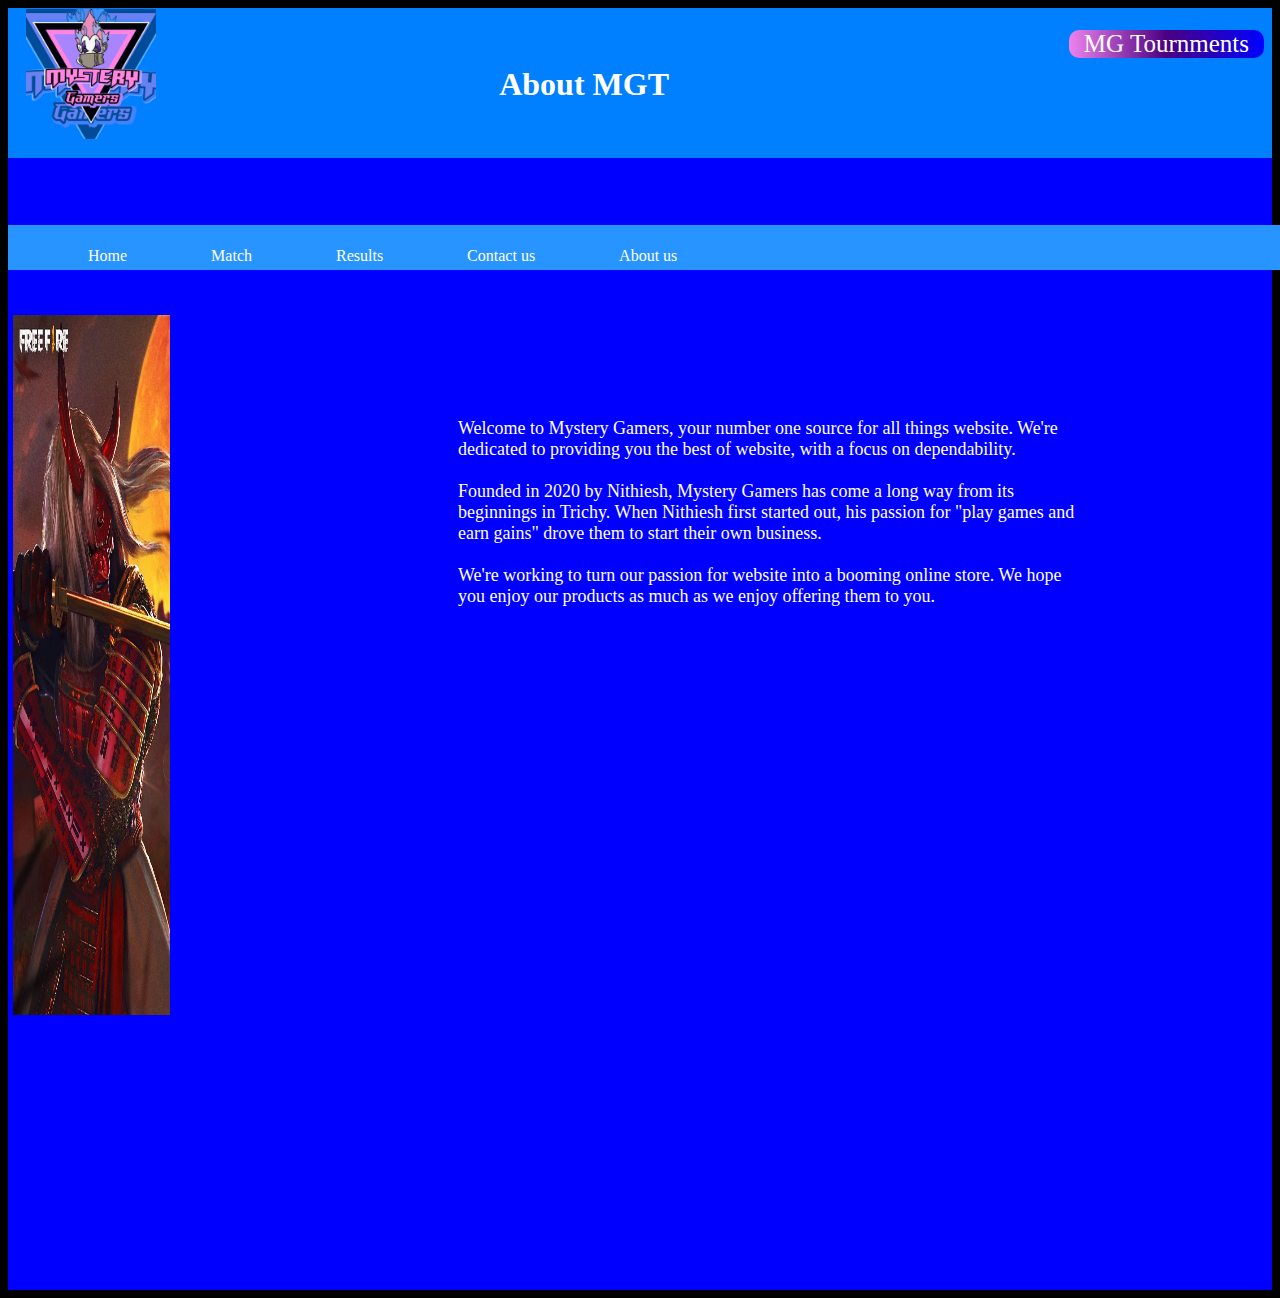
<file: about.html>
<html>
<head>
<title>About MG Tournments</title>
<link rel="icon" href="logo.png">
<link rel="stylesheet" href="styles/style8.css">
<link rel="stylesheet" href="styles/style3.css">
</head>
<body>

	<div id="header">
	
	
	<div id="logo"><img src="logo.png" height="130px" width="130px"></div>
	<div id="h2">MG Tournments</div>
		<div id="head"><h1>About MGT</h1></div>
		
	</div>

	<div id="nav">
	<ul id="navurl">
		<li><a href="index.html">Home   </a>  </li>
		<li><a href="match.html">Match      </a></li>
		<li><a href="result.html">Results     </a> </li>
		<li><a href="contact.html">Contact us   </a>   </li>
		<li><a href="about.html">About us  </a> </li>
		</ul>
	</div>

	
	<div id="content">
		<div id="img"><img src="images/12.jpg" width="30%"></div>
		<div id="cont"><p>Welcome to Mystery Gamers, your number one source for all things website. We're dedicated to providing you the best of website, with a focus on dependability.<br><br> Founded in 2020 by Nithiesh, Mystery Gamers has come a long way from its beginnings in Trichy. When Nithiesh first started out, his passion for  "play games and earn gains" drove them to start their own business.<br><br>
We're working to turn our passion for website into a booming online store. We hope you enjoy our products as much as we enjoy offering them to you.
		</p></div>
		<!--div id="img1"><img src="images/13.jpg" width="30%"></div-->


	
	</div>
	
</body>
</html>
</file>
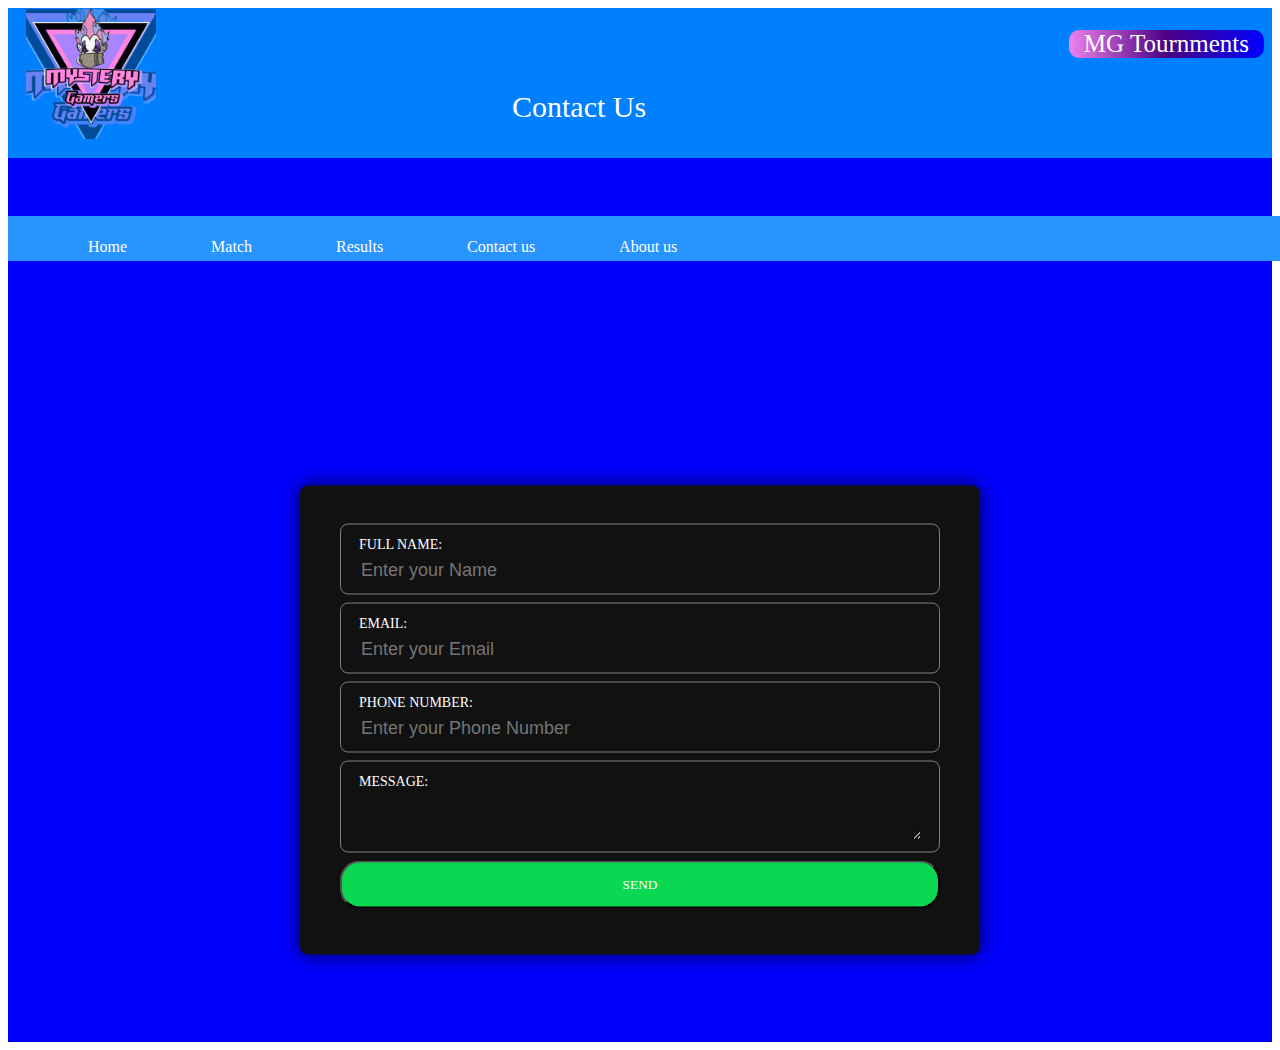
<file: contact.html>
<html>
<head>
<title>contact us</title>
<link rel="stylesheet" href="styles/style6.css">
<link rel="stylesheet" href="styles/style3.css">

</head>
<body>

<div id="header">
	
	
	<div id="logo"><img src="logo.png" height="130px" width="130px"></div>
	<div id="h2">MG Tournments</div>
	<div id="h3">Contact Us</div>
		
		
	</div>
	<div id="nav">
	<ul id="navurl">
		<li><a href="index.html">Home   </a>  </li>
		<li><a href="match.html">Match      </a></li>
		<li><a href="result.html">Results     </a> </li>
		<li><a href="contact.html">Contact us   </a>   </li>
		<li><a href="about.html">About us  </a> </li>
		</ul>
	</div>
	
	<div id="cont"><!--div id="img"><img src="images/40.jpg" height="600px" width="100%"></div-->
<div class="contact-form">
<form action="contact.php" method="post">

<div class="txtb">
<label>Full Name:</label>
<input type="text" name="" value="" placeholder="Enter your Name">
</div>

<div class="txtb">
<label>Email:</label>
<input type="text" name="" value="" placeholder="Enter your Email">
</div>

<div class="txtb">
<label>Phone number:</label>
<input type="text" name="" value="" placeholder="Enter your Phone Number">
</div>

<div class="txtb">
<label>Message:</label>
<textarea></textarea>
</div>
<button class="btn" name="btn-send">Send</button>
</div>
</div>
</body>
</html>
</file>
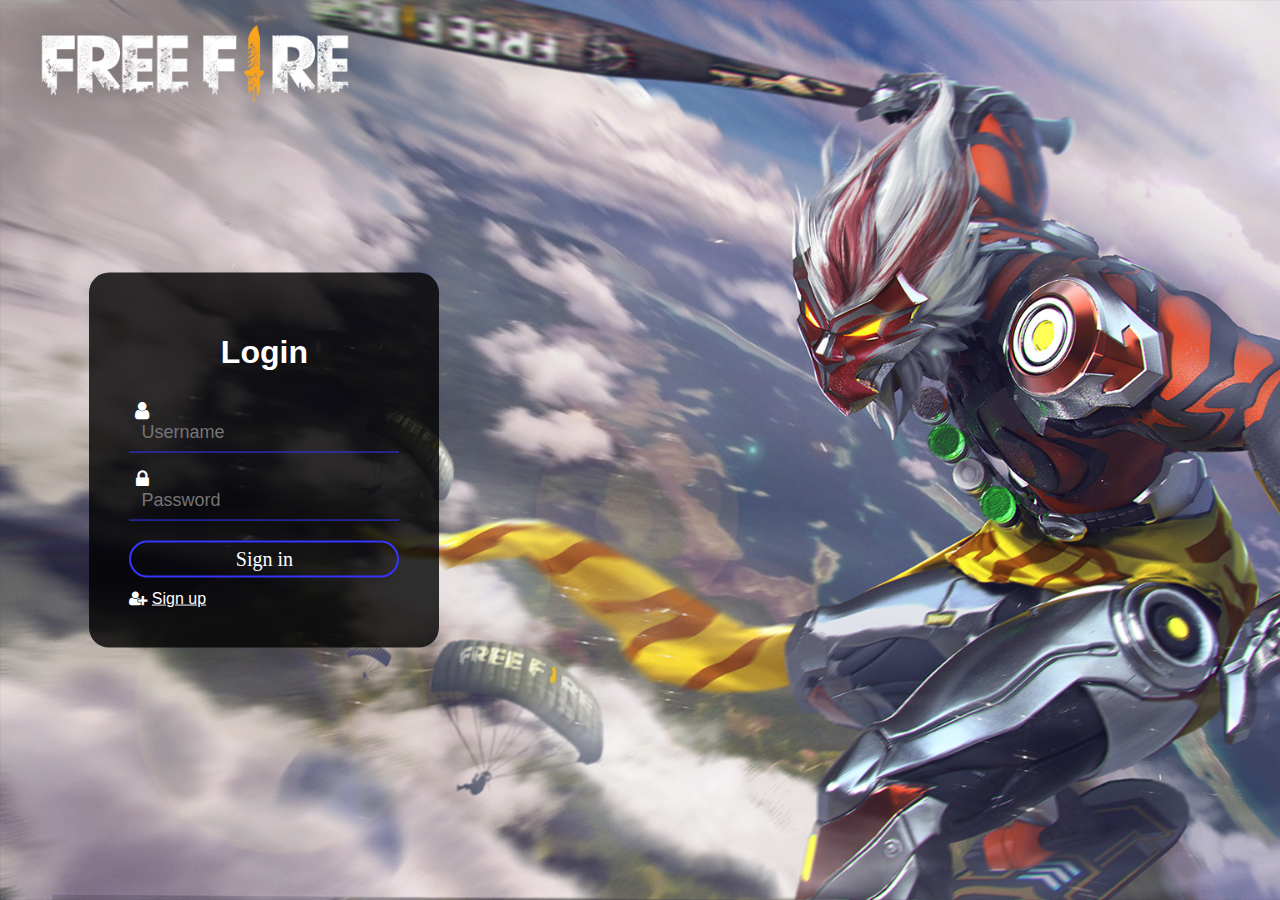
<file: login.html>
<html>
<head>
	<title>login</title>
	<link rel="stylesheet" href="styles/style4.css">
	
	​<body>
    <div class="log">
    <h1>Login</h1>
	<div class="textbox">
	<i class="fa fa-user" aria-hidden="true"></i>
	<input type="text" placeholder="Username" name="" value="">
	</div>
	
	<div class="textbox">
	<i class="fa fa-lock" aria-hidden="true"></i>
	<input type="password" placeholder="Password" name="" value="">
	</div>
	
	<input class="btn" type="button" name="" value="Sign in">
	<i class="fa fa-user-plus" aria-hidden="true"></i>
	<a href="sign up.html">Sign up</a>
	</div>
	
	</body>
</html>
</file>
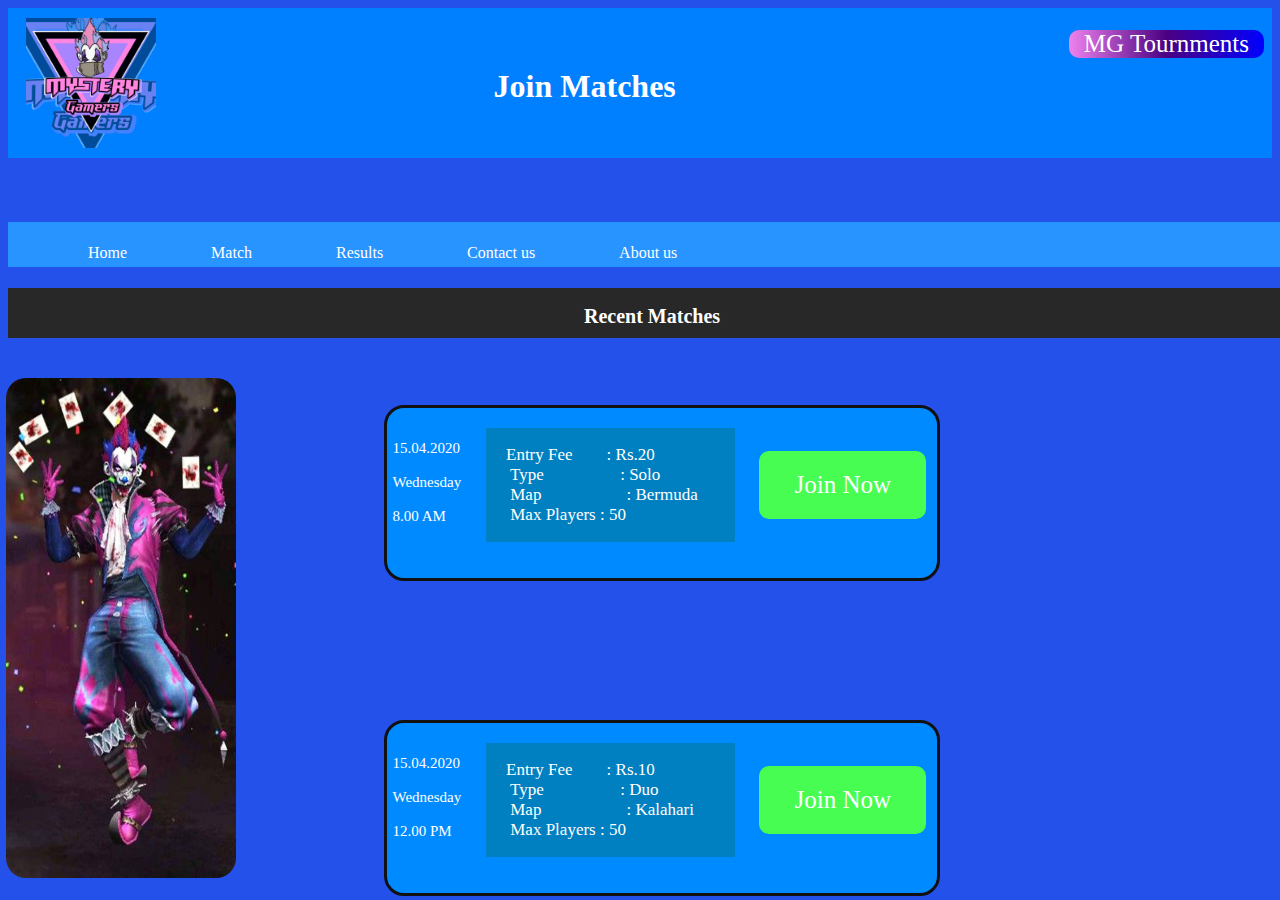
<file: match.html>
<html>
<head>
<title>Matches</title>
<link rel="icon" href="logo.png">
<link rel="stylesheet" type="text/css" href="styles/style9.css">
<link rel="stylesheet" type="text/css" href="styles/style3.css">
</head>
<body>

	<div id="header">
		

	
	<!--img src="images/2.jpg"-->
	<div id="logo"><img src="logo.png" height="130px" width="130px"></div>
		
		<div id="h2">MG Tournments</div>
		<div id="head"><h1>Join Matches</h1></div>
		
		</div>
		
		<div id="nav">
	<ul id="navurl">
		<li><a href="index.html">Home   </a>  </li>
		<li><a href="match.html">Match      </a></li>
		<li><a href="result.html">Results     </a> </li>
		<li><a href="contact.html">Contact us   </a>   </li>
		<li><a href="about.html">About us  </a> </li>
		</ul>
	</div>
		
		<div id="head1"><h2>Recent Matches</h2></div>
		<div id="img"><img src="images/19.jpg" height="500px" width="230px"></div>
		
		<div id="border">
			<div id="btn"><a href="#">Join Now</a></div>
			<div id="date"><p>15.04.2020<br><br>Wednesday<br><br>8.00 AM</p></div>
			<div id="cont"><p><pre>Entry Fee        : Rs.20<br> Type                  : Solo<br> Map                    : Bermuda <br> Max Players : 50</pre>
		</div>
		</div>
		
		<div id="border1">
			<div id="btn"><a href="#">Join Now</a></div>
			<div id="date"><p>15.04.2020<br><br>Wednesday<br><br>12.00 PM</p></div>
			<div id="cont"><p><pre>Entry Fee        : Rs.10<br> Type                  : Duo<br> Map                    : Kalahari <br> Max Players : 50</pre>
		</div>
	</div>
	

</body>
</html>
</file>
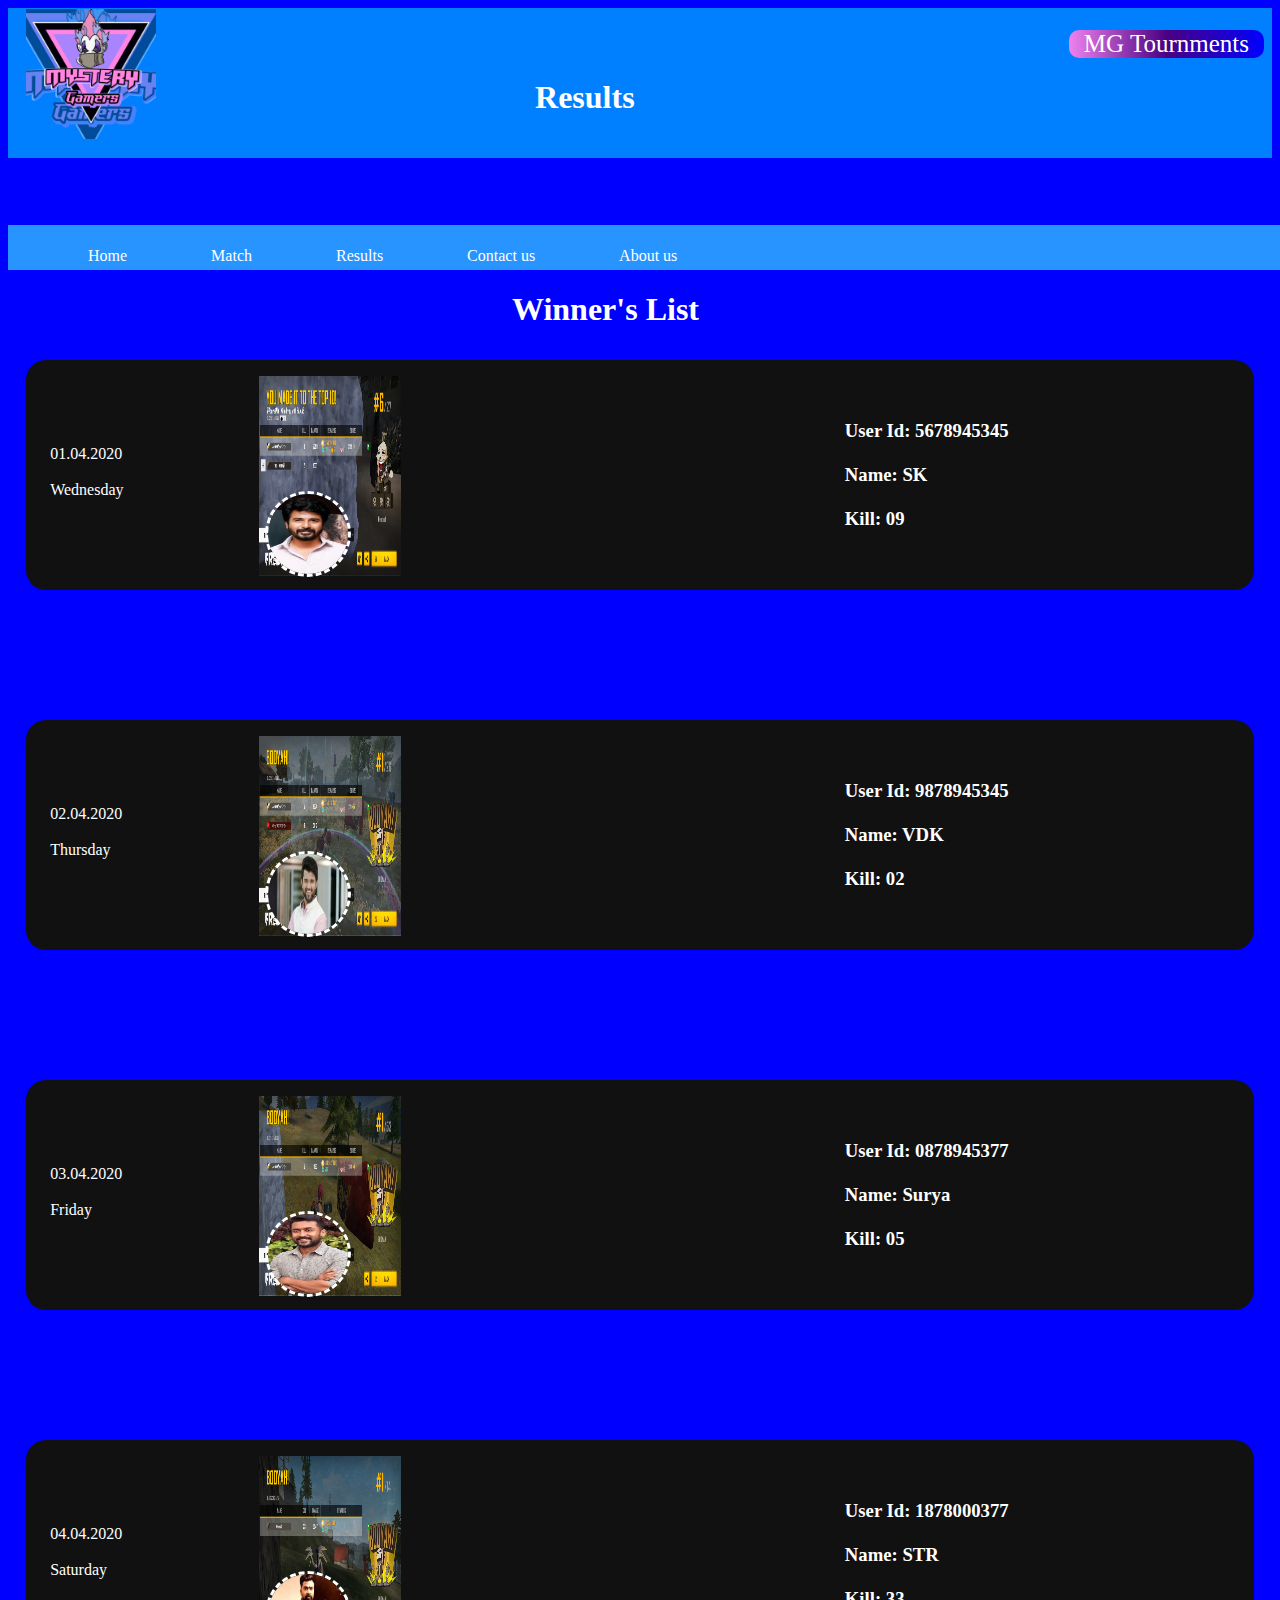
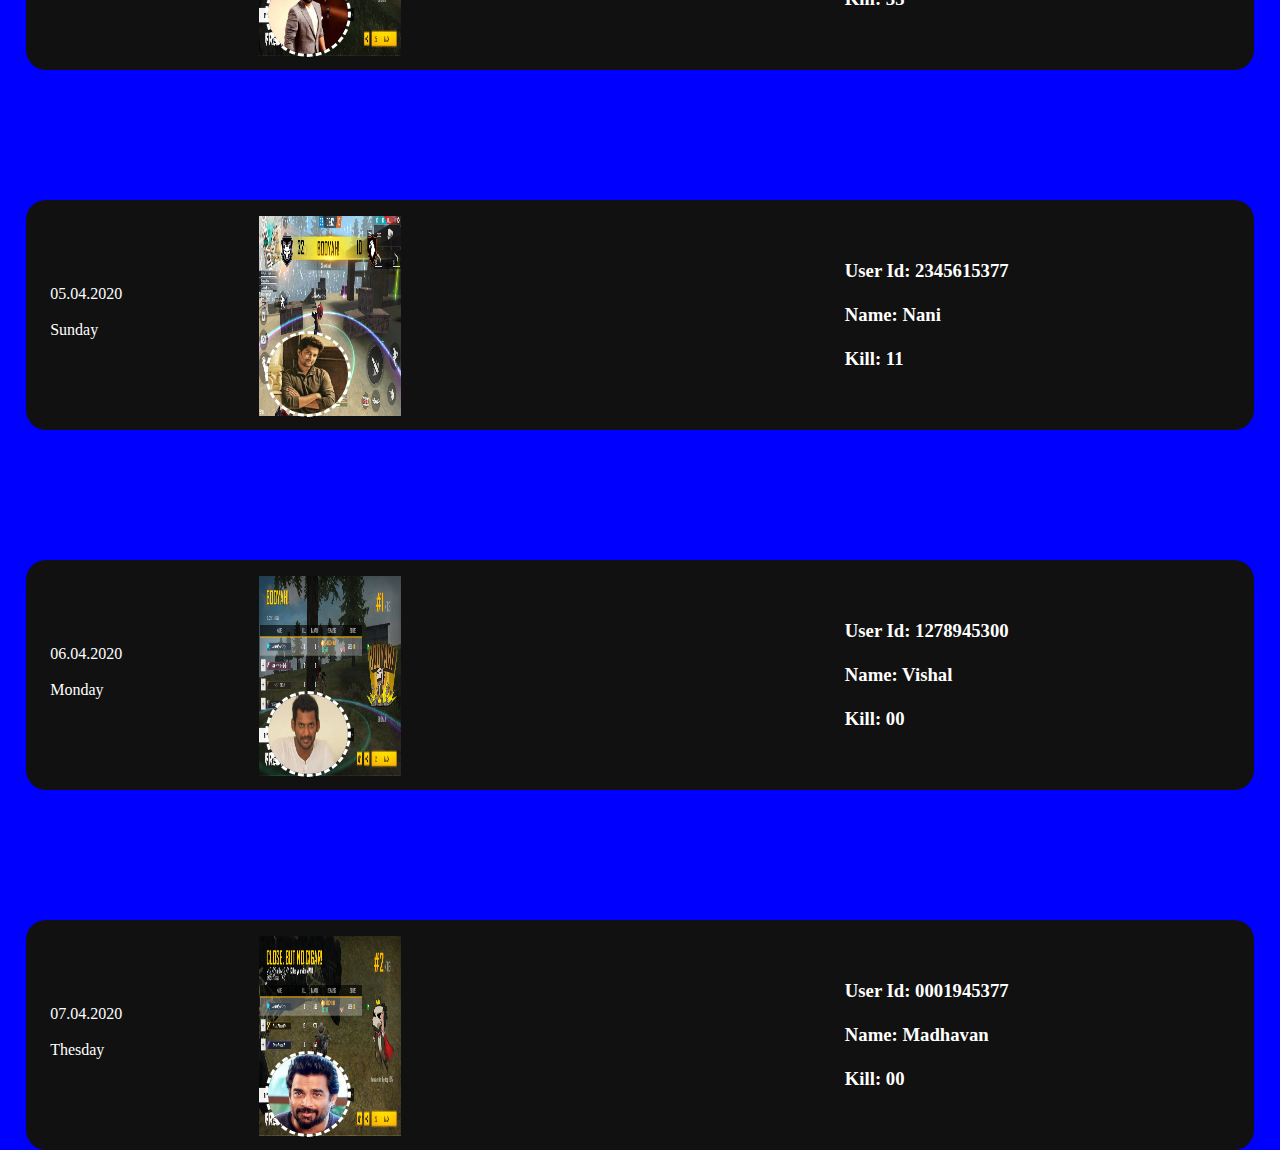
<file: result.html>
<html>
<head>
<title>Results</title>
<link rel="icon" href="logo.png">
<link rel="stylesheet" type="text/css" href="styles/style7.css">

<link rel="stylesheet" type="text/css" href="styles/style3.css">
</head>
<body>
	
	<div id="header">
		<!--img src="images/2.jpg"-->
	<div id="logo"><img src="logo.png" height="130px" width="130px"></div>
		<!--div id="img"><img src="images/11.jpg" height="200px" width="100%"></div-->
		<div id="head"><h1>Results</h1></div>
		<div id="h2">MG Tournments</div>
	</div>
	
</body>

	<div id="nav">
	<ul id="navurl">
		<li><a href="index.html">Home   </a>  </li>
		<li><a href="match.html">Match      </a></li>
		<li><a href="result.html">Results     </a> </li>
		<li><a href="contact.html">Contact us   </a>   </li>
		<li><a href="about.html">About us  </a> </li>
		</ul>
	</div>


	<div id="content">
	
	<div id="title"><h1>Winner's List</h1></div>
		
		<div id="border0"><div id="date0"><p>01.04.2020<br><br>Wednesday</p></div>
			<div id="result0"><img src="images/results/result0.jpg" width="40%" height="200px"></div>
				<div id="data0"><h3>User Id: 5678945345<br><br>Name: SK<br><br>Kill: 09 </h3></div>
				<div id="user0"><img src="images/results/user0.jpg" width="80px" height="80px"></div>
		</div>
		
		<div id="border1"><div id="date0"><p>02.04.2020<br><br>Thursday</p></div>
			<div id="result0"><img src="images/results/result1.jpg" width="40%" height="200px"></div>
				<div id="data0"><h3>User Id: 9878945345<br><br>Name: VDK<br><br>Kill: 02 </h3></div>
				<div id="user0"><img src="images/results/user1.jpg" width="80px" height="80px"></div>
		</div>
	
		
		<div id="border2"><div id="date0"><p>03.04.2020<br><br>Friday</p></div>
			<div id="result0"><img src="images/results/result2.jpg" width="40%" height="200px"></div>
				<div id="data0"><h3>User Id: 0878945377<br><br>Name: Surya<br><br>Kill: 05 </h3></div>
				<div id="user0"><img src="images/results/user2.jpg" width="80px" height="80px"></div>
		</div>
		
		<div id="border3"><div id="date0"><p>04.04.2020<br><br>Saturday</p></div>
			<div id="result0"><img src="images/results/result3.jpg" width="40%" height="200px"></div>
				<div id="data0"><h3>User Id: 1878000377<br><br>Name: STR<br><br>Kill: 33 </h3></div>
				<div id="user0"><img src="images/results/user3.jpg" width="80px" height="80px"></div>
		</div>
		
		<div id="border4"><div id="date0"><p>05.04.2020<br><br>Sunday</p></div>
			<div id="result0"><img src="images/results/result4.jpg" width="40%" height="200px"></div>
				<div id="data0"><h3>User Id: 2345615377<br><br>Name: Nani<br><br>Kill: 11 </h3></div>
				<div id="user0"><img src="images/results/user4.jpg" width="80px" height="80px"></div>
		</div>
		
		<div id="border5"><div id="date0"><p>06.04.2020<br><br>Monday</p></div>
			<div id="result0"><img src="images/results/result5.jpg" width="40%" height="200px"></div>
				<div id="data0"><h3>User Id: 1278945300<br><br>Name: Vishal<br><br>Kill: 00 </h3></div>
				<div id="user0"><img src="images/results/user5.jpg" width="80px" height="80px"></div>
		</div>
		
		<div id="border6"><div id="date0"><p>07.04.2020<br><br>Thesday</p></div>
			<div id="result0"><img src="images/results/result6.jpg" width="40%" height="200px"></div>
				<div id="data0"><h3>User Id: 0001945377<br><br>Name: Madhavan<br><br>Kill: 00 </h3></div>
				<div id="user0"><img src="images/results/user6.jpg" width="80px" height="80px"></div>
		</div>
		
		
	</div>
</html>
</file>
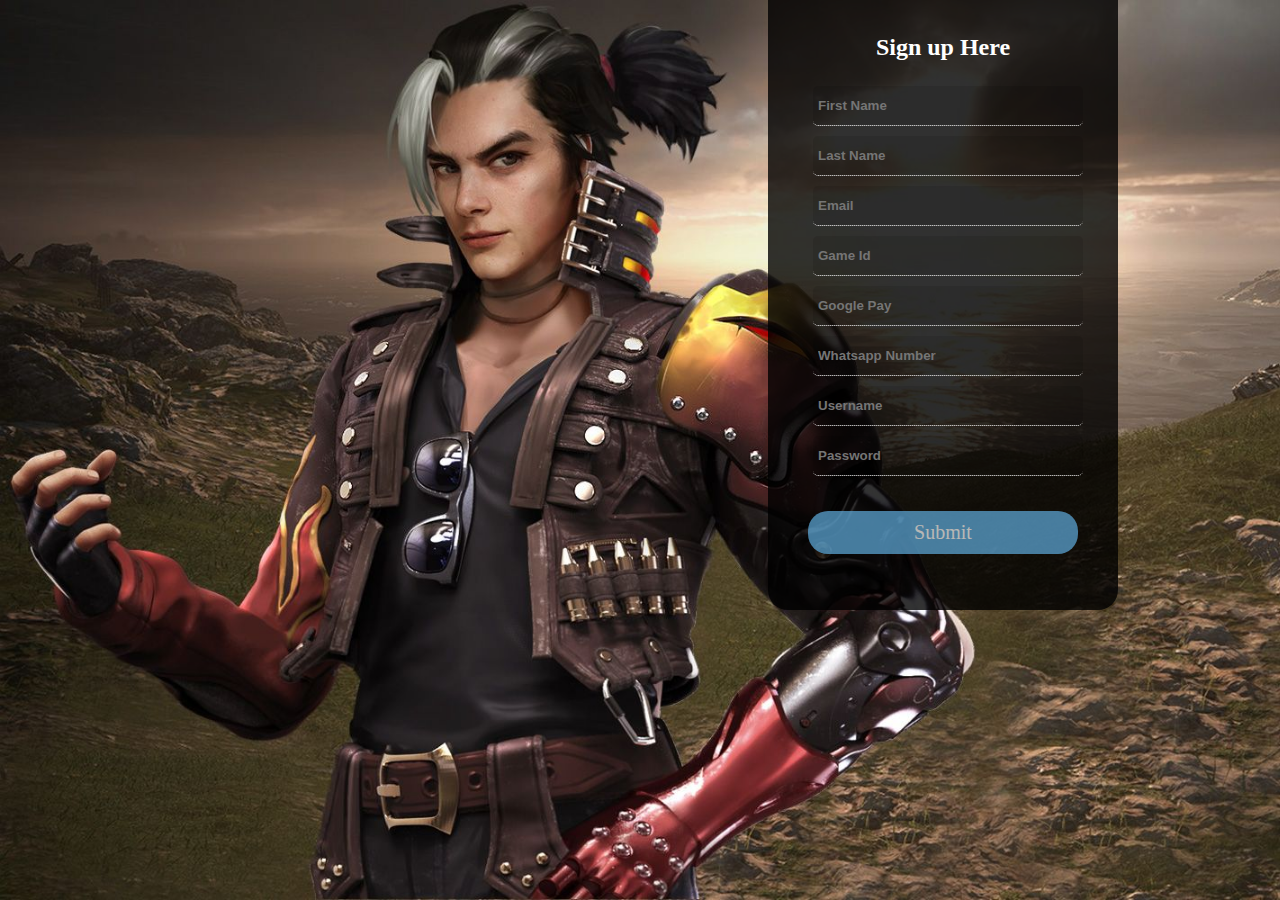
<file: sign up.html>
<html>
<head>
<title>sign up</title>
<link rel="stylesheet" href="styles/style5.css">
</head>
<body>
<div id="sign">
	<h2>Sign up Here</h2>
	<form>
		<input type="text" placeholder="First Name" required>
		<input type="text" placeholder="Last Name" required>
		<input type="text" placeholder="Email" required>
		<input type="text" placeholder="Game Id" required>
		<input type="text" placeholder="Google Pay" required>
		<input type="text" placeholder="Whatsapp Number" required>
		<input type="text" placeholder="Username" required>
		<input type="text" placeholder="Password" required>
		
		<a href="login.html"><input type="submit" value="Submit">
	    </a>
	</form>
</div>
</body>
</html>
</file>
<file: styles/style8.css>
/*#header{
	background:url(2.jpg) no-repeat;
	width:100%;
	height:200px;
}*/
#header{
	height:150px;
	width:100%;
	background:rgb(0,128,255);

}
#logo{
	position:absolute;
	top:1.0%;
	left:2%;
}
#nav{
	height:45px;
	width:100%;
	background:rgb(40,148,255);
	position:absolute;
	top:25%;
}
#navurl li{
	list-style-type:none;
	display:inline-block;
	padding-left:40px;
	padding-right:40px;
	padding-bottom:10px;
	line-height:30px;
	font-family:algerian;
	/*background:black;
	border-radius:20px;*/
`	text-align:center;
}
#navurl li a{
	text-decoration:none;
	/*color:rgb(254,215,56);*/
	color:white;
	
}
body{
	background:url(17.jpg);
}
#head{
	
	width:40%;
	height:90px;
	position:absolute;
	left:25%;
	top:5%;
}
#head h1{
	color:white;
	font-family:algerian;
	position:absolute;
	left:35%;
	padding-bottom:10px;
	padding:0;
}
#img{
	position:absolute;
	top:35%;
	left:1%;
	
}
#img img{
	width:40%;
	height:700px;
}
#img1{
	position:absolute;
	top:35%;
	left:80%;
	
}

#cont p{
	color:white;
	font-size:18px;
	font-family:algerian;
	padding-top:40px;
	padding-left:10px;
	padding-right:10px;
	
}
#content{
	height:128%;
	width:100%;
	background:blue;
}
#cont{
	position:absolute;
	left:35%;
	top:40%;
	background:none;
	height:600px;
	width:50%;
	/*border-radius:20px;
	border-style:dashed;
	border-color:black;*/
	
}
</file>
<file: styles/style3.css>
#h2{
	float:center;
	 font-family:algerian;
	 position: absolute;
	 padding-left:15px;
	 padding-right:15px;
	 top: 30px;
	 right: 16px;
	 font-size: 25px;
	 color:rgb(255,255,255);
	 background:linear-gradient(to right,violet,indigo,blue,green,yellow,orange,red);
	 background-size:300%;
	 border-radius:10px;
	 position:relative;
	 animation:animate 20s linear infinite;
}
#h2{
	position:absolute;
	background-color:blue;
	height:calc(100%+10px);
	width:calc(100%+10px);

}
@keyframes animate{
	0%{
		background-position:0 0;
	}
	50%{
		background-position:200% 0;
	}
	100%{
		background-position:0 0;
	}
	
}
</file>
<file: styles/style6.css>
/*body{
	margin:0;
	padding:0;
	background:url(4.jpg);
	background-size:cover;
	height:80%;
	width:100%;
}*/
#cont{
	height:100%;
	width:100%;
	background:blue;
	
}
#header{
	height:150px;
	width:100%;
	background:rgb(0,128,255);

}
#logo{
	position:absolute;
	top:1.0%;
	left:2%;
}
#nav{
	height:45px;
	width:100%;
	background:rgb(40,148,255);
	position:absolute;
	top:24%;
}
#navurl li{
	list-style-type:none;
	display:inline-block;
	padding-left:40px;
	padding-right:40px;
	padding-bottom:10px;
	line-height:30px;
	font-family:algerian;
	/*background:black;
	border-radius:20px;*/
`	text-align:center;
}
#navurl li a{
	text-decoration:none;
	/*color:rgb(254,215,56);*/
	color:white;
	
}
.contact-form{
	width:85%;
	max-width:600px;
	background:#111;
	position:absolute;
	top:80%;
	left:50%;
	transform:translate(-50%,-50%);
	padding:30px 40px;
	border-radius: 8px;
	text-align:center;
	box-shadow: 0 0 20px #000000b3;
	font-family:;
	color:white;
	
}
#h3{
	margin-top:0;
	font-weight:200;
	font-family:algerian;
	position:absolute;
	left:40%;
	top:10%;
	font-size:30px;
	color:white;
}

.txtb{
	border:1px solid gray;
	margin:8px 0;
	padding:12px 18px;
	border-radius:8px;
}
.txtb label{
	display:block;
	text-align:left;
	color:white;
	text-transform:uppercase;
	font-size:14px;
}
.txtb input,.txtb textarea{
	width:100%;
	border:none;
	background:none;
	outline:none;
	font-size:18px;
	margin-top:6px;
}
.btn{
	display:block;
	background:rgb(10,216,82);
	padding:14px 0;
	color:white;
	text-transform:uppercase;
	cursor:pointer;
	margin-top: 8px;
	width:100%;
	border-radius:20px;
	font-family:algerian;
}
</file>
<file: styles/style9.css>
#head{
	border-radius:30px;
	padding-bottom:20px;
	padding-left:20px;
	padding-right:20px;
	padding-top:20px;
	position:absolute;
	top:3%;
	left:37%;
}
#head h1{
	color:white;
	font-family:algerian;
}
body{
	background:rgb(36,81,234);
}
#img img{
	border-radius:20px;
}
#img{
	position:absolute;
	left:0.5%;
	top:42%;	
}
#img1 img{
	border-radius:20px;
}
#img1{
	position:absolute;
	right:0.5%;
	top:42%;
		border-radius:20px;
}
#head1{
	background:rgb(40,40,40);
	width:100%;
	height:50px;
	position:absolute;
	top:32%;
}
#head1 h2{
	position:absolute;
	font-family:algerian;
	font-size:20px;
	color:white;
	left:45%;
}
#border{
	position:absolute;
	left:30%;
	width:550px;
	height:170px;
	background:rgb(0,138,255);
	top:45%;
	border-radius:20px;
	border-style:solid;
	border-color:#111;
}
#border1{
	position:absolute;
	left:30%;
	width:550px;
	height:170px;
	background:rgb(0,138,255);
	top:80%;
	border-radius:20px;
	border-style:solid;
	border-color:#111;
}
#btn{
	position:absolute;
	right:2%;
	top:25%;
	background:rgb(72,253,82);
	border-radius:10px;
	padding-left:35px;
	padding-right:35px;
	padding-top:20px;
	padding-bottom:20px;
}
#btn a{
	text-decoration:none;
	font-size:25px;
	font-family:algerian;
	color:white;
}
#date{
	left:1%;
	position:absolute;
	top:10%;
	border-style:overline;
	border-color:black;
}
#date p{
	font-family:algerian;
	color:white;
	font-size:15px;
}
#cont{
	position:absolute;
	left:18%;
	background:rgb(0,128,192);
	top:12%;
	width:38%;
	/*border-style:solid;
	border-color:blue;
	border-radius:20px;*/
	padding-left:20px;
	padding-right:20px;
}
#cont pre{
	font-size:17px;
	font-family:algerian;
	color:white;
}
#header{
	height:150px;
	width:100%;
	background:rgb(0,128,255);

}
#logo{
	position:absolute;
	top:2%;
	left:2%;
}
#nav{
	height:35px;
	width:100%;
	background:rgb(40,148,255);
	position:absolute;
	top:24.7%;
	padding-bottom:10px;

}
#navurl li{
	list-style-type:none;
	display:inline-block;
	padding-left:40px;
	padding-right:40px;
	line-height:30px;
	font-family:algerian;
	/*background:black;
	border-radius:20px;*/
`	text-align:center;
}
#navurl li a{
	text-decoration:none;
	/*color:rgb(254,215,56);*/
	color:white;
	
}
</file>
<file: styles/style7.css>
#head h1{
	position:absolute;
	top:-14%;
	left:28%;
	color:white;
	font-family:algerian;
}
#head{
	
	position:absolute;
	left:32%;
	top:8%;
	width:35%;
	height:100px;
	
	
}
#header{
	height:150px;
	width:100%;
	background:rgb(0,128,255);

}
#logo{
	position:absolute;
	top:1.0%;
	left:2%;
}
#nav{
	height:45px;
	width:100%;
	background:rgb(40,148,255);
	position:absolute;
	top:25%;
}
#navurl li{
	list-style-type:none;
	display:inline-block;
	padding-left:40px;
	padding-right:40px;
	padding-bottom:10px;
	line-height:30px;
	font-family:algerian;
	/*background:black;
	border-radius:20px;*/
`	text-align:center;
}
#navurl li a{
	text-decoration:none;
	/*color:rgb(254,215,56);*/
	color:white;
	
}

body{
	background:blue;
}
#title{
	color:white;
	font-family:algerian;
	position:absolute;
	left:40%;
	top:30%;
}
#border0{
	background:#111;
	border-radius:20px;
	height:230px;
	width:96%;
	position:absolute;
	left:2%;
	top:40%;
	right:2%
	
}

	#date0{
		position:absolute;
		left:2%;
		top:30%;
		color:white;
		font-family:algerian;
	}
	#result0{
		position:absolute;
		left:19%;
		top:7%;
	}
		#data0{
			color:white;
			position:absolute;
			right:20%;
			top:18%
		}
		#data0 h3{
			font-family:algerian;
		}
	#user0{
		position:absolute;
		left:19.5%;
		top:57%;
		background:none;
		border-radius:50%;
	}
		#user0 img{
			border-radius:50%;
			border-color:white;
			border-style:dashed;
		}
		
#border1{
	background:#111;
	border-radius:20px;
	height:230px;
	width:96%;
	position:absolute;
	left:2%;
	top:80%;
	right:2%
	
}

#border2{
	background:#111;
	border-radius:20px;
	height:230px;
	width:96%;
	position:absolute;
	left:2%;
	top:120%;
	right:2%
	
}

#border3{
	background:#111;
	border-radius:20px;
	height:230px;
	width:96%;
	position:absolute;
	left:2%;
	top:160%;
	right:2%
	
}

#border4{
	background:#111;
	border-radius:20px;
	height:230px;
	width:96%;
	position:absolute;
	left:2%;
	top:200%;
	right:2%
	
}

#border5{
	background:#111;
	border-radius:20px;
	height:230px;
	width:96%;
	position:absolute;
	left:2%;
	top:240%;
	right:2%
	
}

#border6{
	background:#111;
	border-radius:20px;
	height:230px;
	width:96%;
	position:absolute;
	left:2%;
	top:280%;
	right:2%
	
}
</file>
<file: styles/style5.css>
body{
	background:url(3.jpg) no-repeat;
	background-size:cover;
	font-family:Arial;
}
#sign{
	max-width:350px;
	border-radius:20px;
	margin:auto;
	background:rgba(0,0,0,0.8);
	box-sizing:border-box;
	padding:40px;
	color:#fff;
	margin-top:100px;
	position:absolute;
	left:60%;
	top:-14%;
}
h2{
	text-align:center;
	font-family:algerian;
}
input[type=text],input[type=password]{
	width:100%;
	box-sizing:border-box;
	padding:12px 5px;
	background:rgba(0,0,0,0.10);
	outline:none;
	border:none;
	border-bottom:1px dotted #fff;
	color:#fff;
	border-radius:5px;
	margin:5px;
	font-weight:bold;
}
input[type=submit]{
	width:100%;
	box-sizing:border-box;
	padding:10px 0;
	margin-top:30px;
	outline:none;
	border:none;
	background:#60adde;
	opacity:0.7;
	border-radius:20px;
	font-size:20px;
	color:#fff;
	font-family:algerian;
}
input[type=submit]:hover{
	background:#003366;
	opacity:0.7;
}
</file>
<file: styles/style4.css>
@import "https://maxcdn.bootstrapcdn.com/font-awesome/4.7.0/css/font-awesome.min.css";
body{
	margin:0;
	padding:0;
	font-family: sans-serif;
	background:url(039.jpg) no-repeat;
	background-size:cover;
	
}
.log{
	position: absolute;
	top: 40%;
	right: 52%;
	transform: translate(-50%,-50%);
	max-width:350px;
	border-radius:20px;
	margin:auto;
	background:rgba(0,0,0,0.8);
	box-sizing:border-box;
	padding:40px;
	color:#fff;
	margin-top:100px;
}
.log a{
	text-align:center;
	color:white;
}
.log h1{
	text-align:center;
	/*float: center;
	font-size: 40px;
	border-bottom: 6px solid rgb(53,53,255);
	margin-bottom:50px;
	padding:13px 0*/
}
.textbox{
	width: 100%;
	overflow:hidden;
	font-size: 20px;
	padding: 8px 0;
	margin:8px 0;
	border-bottom: 1px solid rgb(53,53,255);
}
.textbox i{
	width: 26px;
	float: left;
	text-align: center;
}
.textbox input{
	border:none;
	outline:none;
	background:none;
	color:white;
	font-size: 18px;
	width: 80%s;
	float:left;
	margin: 0 10px;
	color:white;
}
.btn{
	width:100%;
	background:none;
	border: 2px solid rgb(53,53,255);
	color:white;
	padding: 5px;
	font-size: 20px;
	cursor: pointer;
	margin:12px 0;
	color:white;
	font-family:Rockwell;
	border-radius:20px;
}
</file>
